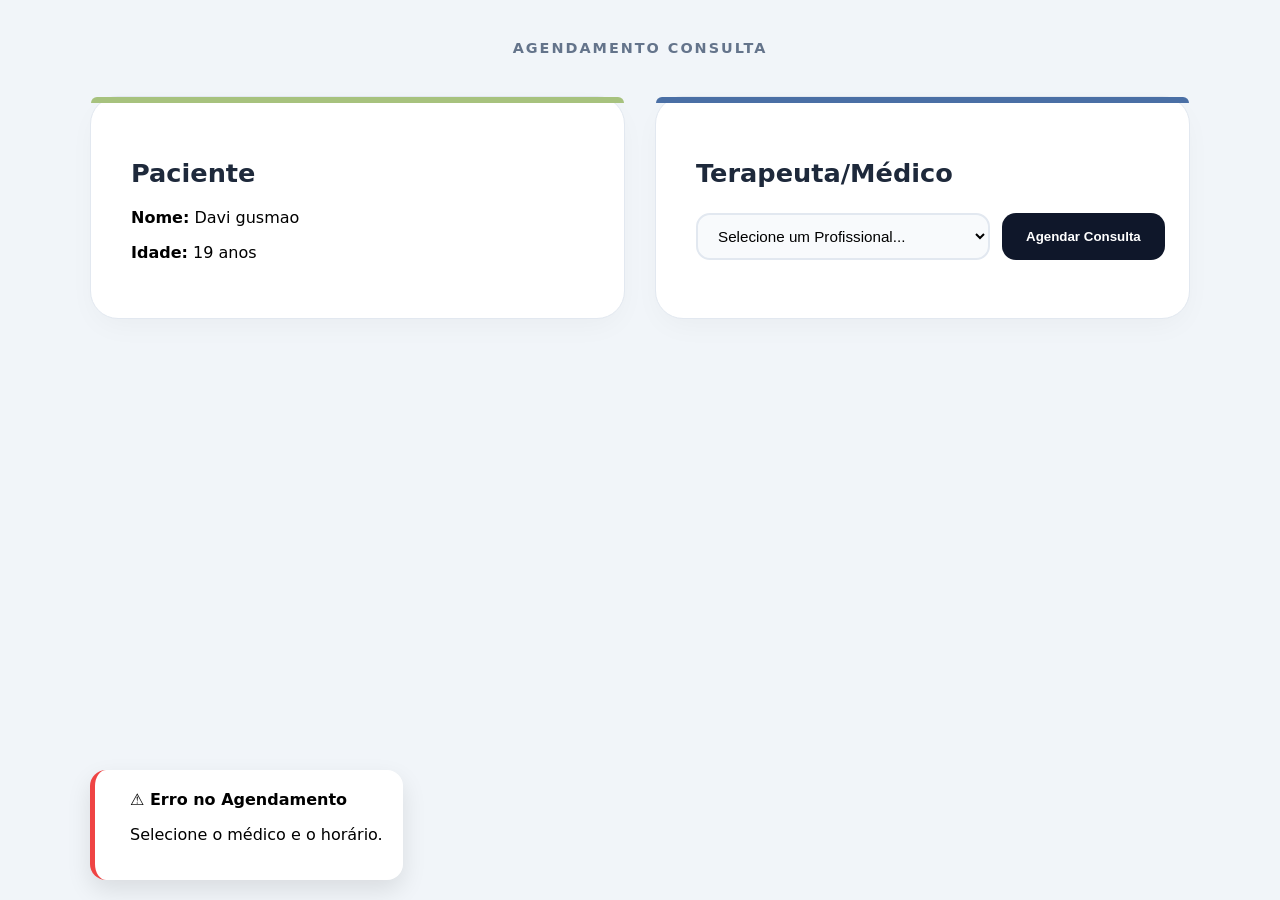
<file: ClinicaProject/src/Clinica.Web/index.html>
<!DOCTYPE html>
<html lang="pt-br">
<head>
    <meta charset="UTF-8">
    <meta name="viewport" content="width=device-width, initial-scale=1.0">
    <link rel="stylesheet" href="index.css">
    <script src="./index.js"></script>
    <title>Agendamento Consulta</title>
</head>
<body>
   <body>
    <div class="titulo-pagina">Agendamento Consulta</div>

    <div class="Agendamento">
        <!-- Bloco do Paciente -->
        <div class="card-info paciente">
            <div class="indicador"></div>
            <h2>Paciente</h2>
            <div class="dados">
                <p><strong>Nome:</strong> Davi gusmao</p>
                <p><strong>Idade:</strong> 19 anos</p>
            </div>
        </div>

        <!-- Bloco do Terapeuta -->
        <div class="card-info terapeuta">
            <div class="indicador"></div>
            <h2>Terapeuta/Médico</h2>
            <div class="acao-grupo">
                <select id="selectTerapeutaPrincipal" class="select-moderno">
                    <option value="">Selecione um Profissional...</option>
                    <option value="Davi">Davi Gusmao Vinciaqui (Psicólogo)</option>
                    <option value="Ana">Ana Caroline Freitas (Psicóloga)</option>
                    <option value="Adolfo">Adolfo Martins (Nutricionista)</option>
                    <option value="Nubia"> Nubia Andrade (Geral)</option>
                </select>
                <button id="btnAbrir" class="btn-primario">Agendar Consulta</button>
            </div>
        </div>

        <!-- Popup de Agendamento -->
        <dialog id="modalAgenda" class="modal-moderno">
            <div class="modal-header">
                <h2>Novo Agendamento</h2>
            </div>
            
            <div class="modal-body">
                <div class="passo">
                    <label>1. Selecione o Terapeuta/Médico</label>
                    <select id="selectTerapeuta" class="select-moderno">
                        <option value="">Selecione um profissional...</option>
                        <option value="Davi">Davi Gusmao Vinciaqui (Psicólogo)</option>
                        <option value="Ana">Ana Caroline Freitas (Psicóloga)</option>
                        <option value="Adolfo">Adolfo Martins (Nutricionista)</option>
                        <option value="Nubia"> Nubia Andrade (Geral)</option>
                    </select>
                </div>

                <div class="passo">
                    <label>2. Escolha a Data</label>
                    <input type="date" id="dataAgendamento" class="input-data">
                </div>

                <div class="passo">
                    <label>3. Horários Disponíveis</label>
                    <div id="containerHorarios" class="horarios-grid"></div>
                </div>

                <div class="resumo-final">
                    <p id="textoResumo">Selecione as opções acima...</p>
                    <div class="botoes-footer">
                        <button id="btnFechar" class="btn-cancelar">Fechar</button>
                        <button id="confirmarAgendamento" class="btn-confirmar">Confirmar</button>
                    </div>
                </div>
            </div>
        </dialog>

        <!-- Toast de Erro (Aviso) -->
        <div id="toastErro" class="toast-moderno">
            <div class="toast-barra"></div>
            <div class="toast-texto">
                <strong>⚠️ Erro no Agendamento</strong>
                <p>Selecione o médico e o horário.</p>
            </div>
        </div>
    </div>
</body>

</body>
</html>
</file>
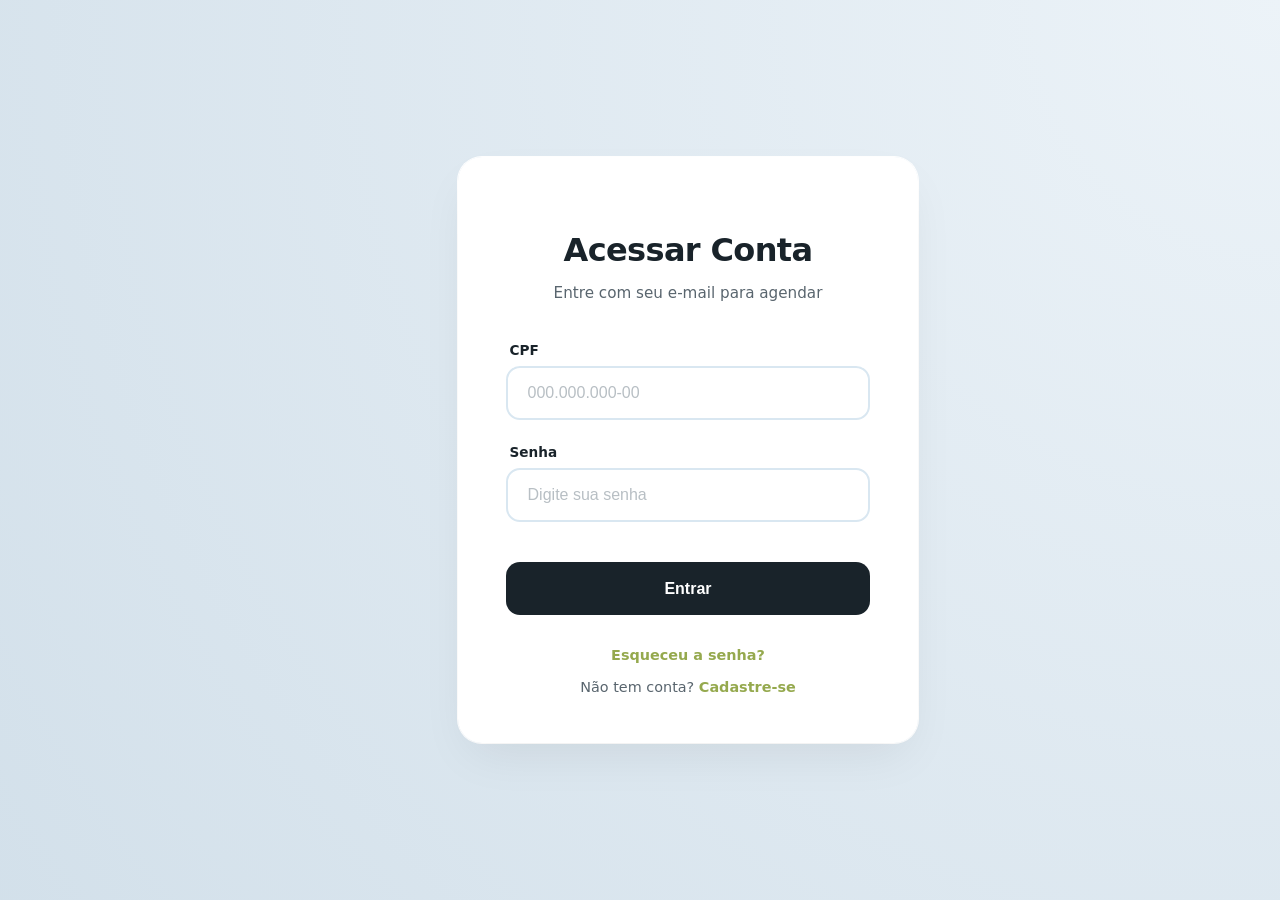
<file: ClinicaProject/src/Clinica.Web/login.html>
<!DOCTYPE html>
<html lang="pt-br">
<head>
    <meta charset="UTF-8">
    <meta name="viewport" content="width=device-width, initial-scale=1.0">
    <title>Login - Sistema de Agendamento</title>
    <link rel="stylesheet" href="login.css">
</head>
<body>
    <div class="login-container">
        <form class="login-box">
            <h2>Acessar Conta</h2>
            <p>Entre com seu e-mail para agendar</p>

           <div class="input-group">
    <label for="cpfLogin">CPF</label>
    <div class="passo">
        <input type="text" 
               id="cpfLogin" 
               placeholder="000.000.000-00" 
               maxlength="14" 
               class="input-estilizado"
               required>
    </div>
</div>


            <div class="input-group">
                <label for="senha">Senha</label>
                <input type="password" id="senha" placeholder="Digite sua senha" class="input-estilizado">
            </div>

            <button type="button" id="btnEntrar" class="btn-auth">Entrar</button>
            
            <div class="auth-footer">
                <a href="./esqueceu a senha.html">Esqueceu a senha?</a>
                <span>Não tem conta? <a href="escolhas.html">Cadastre-se</a></span>
            </div>
        </form>
    </div>
    <script src="login.js"></script>
</body>
</html>
</file>
<file: ClinicaProject/src/Clinica.Web/index.css>
:root {
    --primaria: #A7C27E;
    --texto: #1e293b;
    --texto-light: #64748b;
    --fundo: #f1f5f9;
    --branco: #ffffff;
    --borda: #e2e8f0;
}

body {
    background-color: var(--fundo);
    font-family: 'Inter', system-ui, sans-serif;
    display: flex;
    flex-direction: column;
    align-items: center;
    padding: 40px 20px;
    margin: 0;
}

.titulo-pagina {
    font-size: 0.9rem;
    font-weight: 700;
    color: var(--texto-light);
    text-transform: uppercase;
    letter-spacing: 2px;
    margin-bottom: 40px;
}

/* Layout dos Cards */
.Agendamento {
    display: grid;
    grid-template-columns: repeat(auto-fit, minmax(350px, 1fr));
    gap: 30px;
    width: 100%;
    max-width: 1100px;
}

.card-info {
    background: var(--branco);
    padding: 40px;
    border-radius: 28px;
    box-shadow: 0 10px 30px -5px rgba(0,0,0,0.04);
    border: 1px solid var(--borda);
    position: relative;
}

.indicador {
    position: absolute;
    top: 0; left: 0; width: 100%; height: 6px;
    background: var(--primaria);
    border-radius: 28px 28px 0 0;
}

.terapeuta .indicador { background: #4a6fa5; }

h2 { font-size: 1.6rem; color: var(--texto); margin-bottom: 20px; }

/* Grupo de Ação (Select + Botão ao lado) */
.acao-grupo {
    display: flex;
    gap: 12px;
    margin-top: 25px;
}

.select-moderno, .input-data {
    flex: 1;
    padding: 12px 16px;
    border-radius: 14px;
    border: 2px solid var(--borda);
    background: #f8fafc;
    font-size: 0.95rem;
    outline: none;
    transition: 0.3s;
}

.btn-primario {
    background: #0f172a;
    color: white;
    border: none;
    padding: 12px 24px;
    border-radius: 14px;
    font-weight: 600;
    cursor: pointer;
    white-space: nowrap;
}

/* Modal / Popup */
.modal-moderno {
    border: none;
    border-radius: 30px;
    padding: 0;
    width: 90%;
    max-width: 500px;
    box-shadow: 0 25px 50px -12px rgba(0,0,0,0.25);
}

.modal-header { background: #f8fafc; padding: 20px; border-bottom: 1px solid var(--borda); text-align: center; }
.modal-body { padding: 30px; }

.passo { margin-bottom: 20px; }
.passo label { display: block; font-size: 0.8rem; font-weight: 700; color: var(--texto-light); margin-bottom: 8px; text-transform: uppercase; }

.botoes-footer { display: grid; grid-template-columns: 1fr 1fr; gap: 15px; margin-top: 30px; }

.btn-confirmar { background: var(--primaria); color: white; border: none; padding: 15px; border-radius: 12px; font-weight: 700; cursor: pointer; }
.btn-cancelar { background: #fee2e2; color: #ef4444; border: none; padding: 15px; border-radius: 12px; font-weight: 700; cursor: pointer; }

/* Toast (Erro) */
.toast-moderno {
    position: fixed;
    bottom: 20px;
    background: white;
    padding: 20px;
    border-radius: 16px;
    box-shadow: 0 10px 25px rgba(0,0,0,0.1);
    display: flex;
    align-items: center;
    gap: 15px;
    border-left: 5px solid #ef4444;
}
.toast-moderno.show {
    visibility: visible;
    animation: slideIn 0.5s forwards;
}
</file>
<file: ClinicaProject/src/Clinica.Web/login.css>
/* ============================================================
   DESIGN SYSTEM (MODERN LOGIN)
============================================================ */
:root {
    --p-paciente: oklch(78% 0.12 120);
    --p-paciente-dark: oklch(70% 0.12 120);
    --text-main: oklch(25% 0.02 240);
    --text-muted: oklch(50% 0.02 240);
    --bg-gradient: radial-gradient(circle at top right, oklch(96% 0.01 240), oklch(90% 0.02 240));
    --white: #ffffff;
    --border: oklch(92% 0.02 240);
    --radius-pro: 24px;
    --transition: all 0.3s cubic-bezier(0.4, 0, 0.2, 1);
}

/* ============================================================
   LAYOUT BASE
============================================================ */
body {
    margin: 0;
    padding: 0;
    min-block-size: 100dvb;
    background: var(--bg-gradient);
    font-family: 'Inter', system-ui, sans-serif;
    display: grid;
    place-items: center;
    color: var(--text-main);
}

/* ============================================================
   CONTAINER DO LOGIN (GLASSMORPHISM)
============================================================ */
.login-box {
    background: color-mix(in srgb, var(--white), transparent 2%);
    inline-size: 100%;
    max-inline-size: 420px;
    padding: 3rem;
    border-radius: var(--radius-pro);
    box-shadow: 
        0 20px 50px -12px oklch(0% 0 0 / 0.08),
        0 0 0 1px var(--white);
    backdrop-filter: blur(10px);
    animation: slideUp 0.6s var(--transition);
}

/* ============================================================
   TIPOGRAFIA
============================================================ */
.login-box h2 {
    font-size: 2rem;
    font-weight: 800;
    letter-spacing: -0.02em;
    margin-bottom: 0.5rem;
    text-align: center;
}

.login-box p {
    color: var(--text-muted);
    text-align: center;
    font-size: 0.95rem;
    margin-bottom: 2.5rem;
}

/* ============================================================
   INPUTS & LABELS
============================================================ */
.input-group {
    margin-bottom: 1.5rem;
    display: flex;
    flex-direction: column;
    gap: 0.5rem;
}

.input-group label {
    font-size: 0.85rem;
    font-weight: 600;
    color: var(--text-main);
    padding-left: 0.25rem;
}

.input-estilizado {
    inline-size: 100%;
    padding: 1rem 1.25rem;
    border-radius: 14px;
    border: 2px solid var(--border);
    background: var(--bg-main);
    font-size: 1rem;
    transition: var(--transition);
    outline: none;
    box-sizing: border-box;
}

.input-estilizado:focus {
    border-color: var(--p-paciente);
    background: var(--white);
    box-shadow: 0 0 0 4px oklch(78% 0.12 120 / 0.15);
}

.input-estilizado::placeholder {
    color: oklch(80% 0.01 240);
}

/* ============================================================
   BOTÃO DE ENTRAR
============================================================ */
.btn-auth {
    inline-size: 100%;
    margin-top: 1rem;
    padding: 1.1rem;
    border-radius: 14px;
    border: none;
    background: var(--text-main); /* Cor escura para destaque */
    color: var(--white);
    font-weight: 700;
    font-size: 1rem;
    cursor: pointer;
    transition: var(--transition);
}

.btn-auth:hover {
    background: #000;
    transform: translateY(-2px);
    box-shadow: 0 10px 20px -5px oklch(0% 0 0 / 0.2);
}

.btn-auth:active {
    transform: translateY(0);
}

/* ============================================================
   FOOTER DO LOGIN (LINKS)
============================================================ */
.auth-footer {
    margin-top: 2rem;
    display: flex;
    flex-direction: column;
    align-items: center;
    gap: 1rem;
    font-size: 0.9rem;
}

.auth-footer a {
    color: var(--p-paciente-dark);
    text-decoration: none;
    font-weight: 600;
    transition: var(--transition);
}

.auth-footer a:hover {
    color: var(--text-main);
    text-decoration: underline;
}

.auth-footer span {
    color: var(--text-muted);
}

/* ============================================================
   ANIMAÇÕES
============================================================ */
@keyframes slideUp {
    from { 
        opacity: 0; 
        transform: translateY(20px); 
    }
    to { 
        opacity: 1; 
        transform: translateY(0); 
    }
}

/* ============================================================
   RESPONSIVIDADE
============================================================ */
@media (max-width: 480px) {
    body { padding: 1.5rem; }
    .login-box { padding: 2rem; }
    .login-box h2 { font-size: 1.75rem; }
}
</file>
